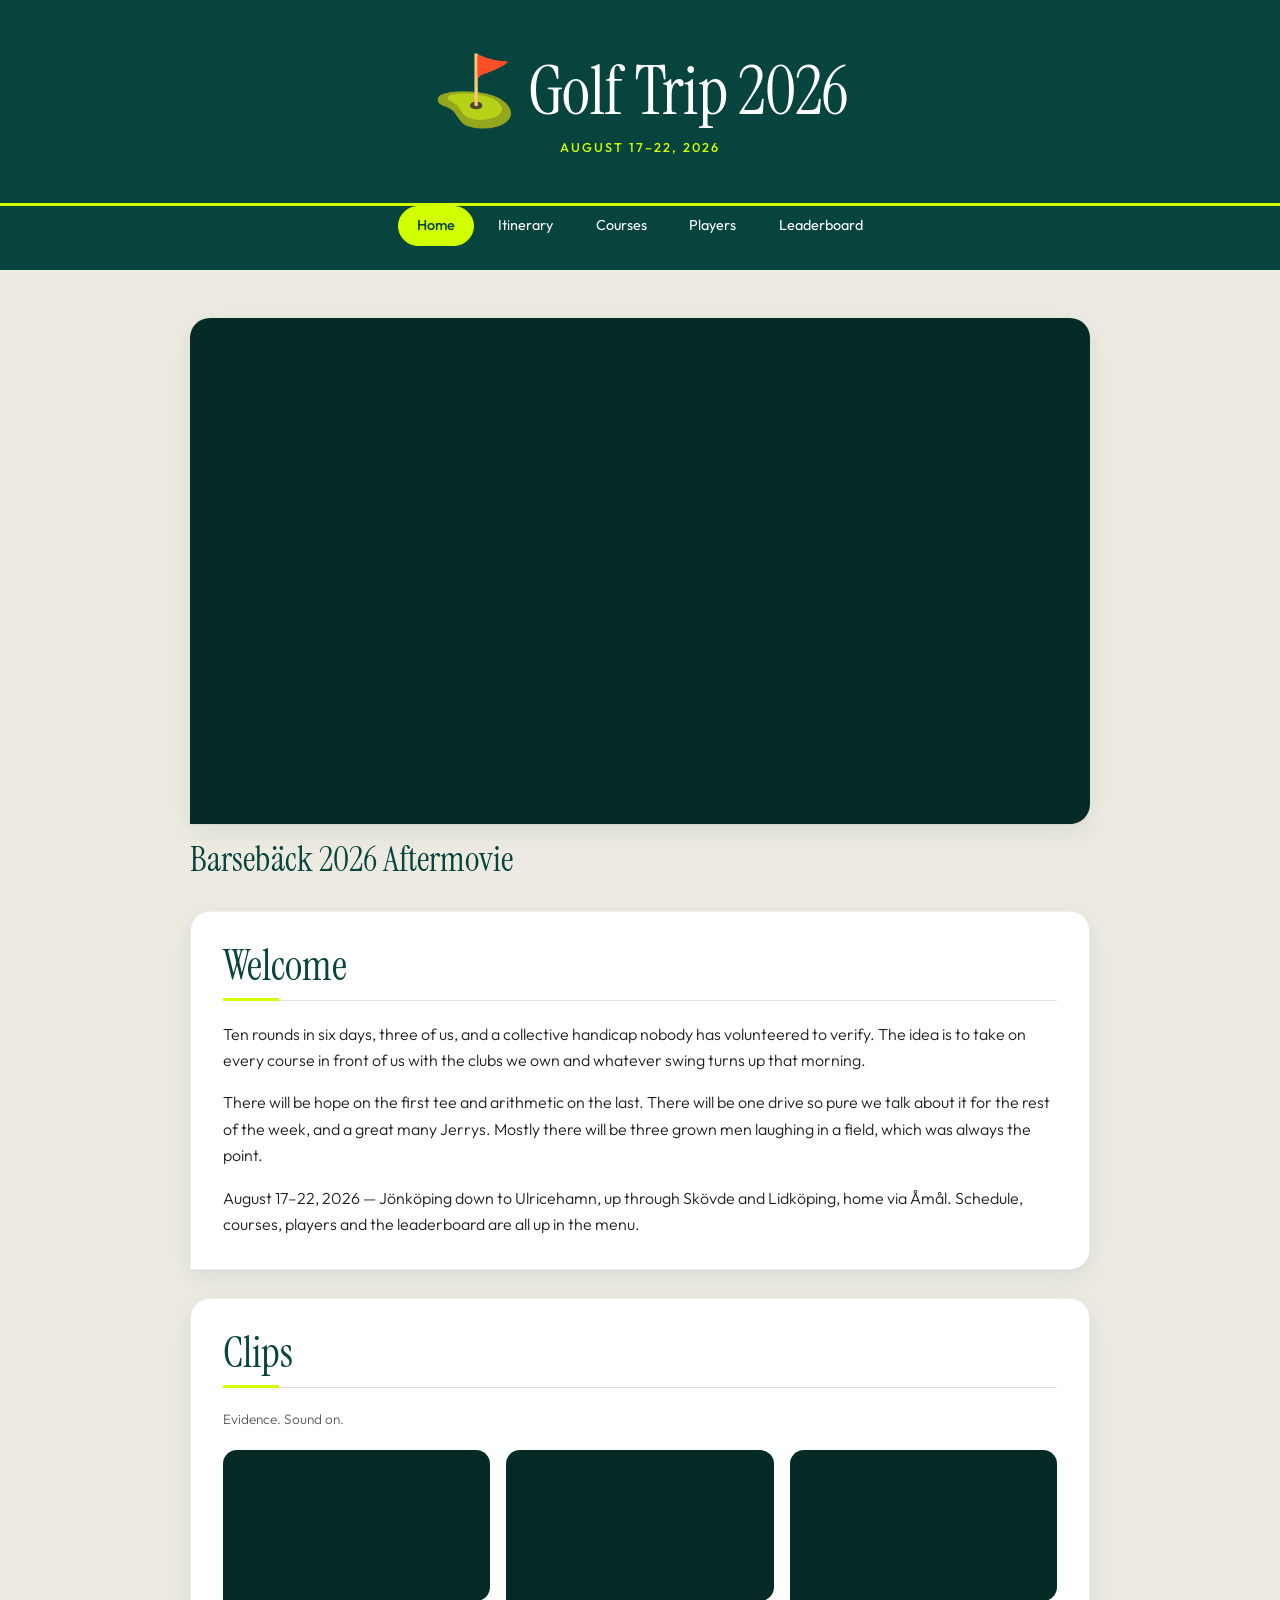
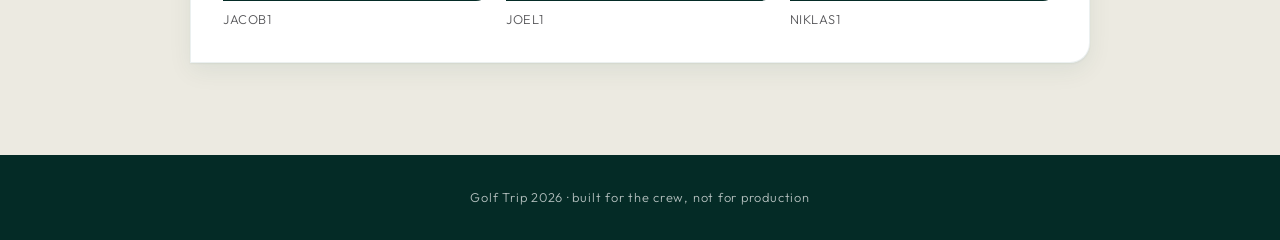
<file: index.html>
<!doctype html>
<html lang="en">
<head>
  <meta charset="UTF-8">
  <meta name="viewport" content="width=device-width, initial-scale=1">
  <title>Golf Trip 2026</title>
  <link rel="stylesheet" href="css/style.css">
</head>
<body>
  <header class="site-header">
    <h1>⛳ Golf Trip 2026</h1>
    <p>August 17–22, 2026</p>
  </header>

  <nav class="main-nav">
    <a href="index.html" class="active">Home</a>
    <a href="itinerary.html">Itinerary</a>
    <a href="courses.html">Courses</a>
    <a href="players.html">Players</a>
    <a href="leaderboard.html">Leaderboard</a>
  </nav>

  <main>
    <figure class="hero" id="hero"></figure>

    <div class="card">
      <h2>Welcome</h2>
      <p>
        Ten rounds in six days, three of us, and a collective handicap nobody has
        volunteered to verify. The idea is to take on every course in front of us with
        the clubs we own and whatever swing turns up that morning.
      </p>
      <p>
        There will be hope on the first tee and arithmetic on the last. There will be
        one drive so pure we talk about it for the rest of the week, and a great many
        Jerrys. Mostly there will be three grown men laughing in a field, which was
        always the point.
      </p>
      <p>
        August 17&ndash;22, 2026 &mdash; Jönköping down to Ulricehamn, up through Skövde
        and Lidköping, home via Åmål. Schedule, courses, players and the leaderboard are
        all up in the menu.
      </p>
    </div>

    <div class="card">
      <h2>Clips</h2>
      <p class="note">Evidence. Sound on.</p>
      <div class="clip-grid" id="clips"></div>
    </div>
  </main>

  <footer>Golf Trip 2026 &middot; built for the crew, not for production</footer>

  <script src="js/main.js"></script>
</body>
</html>
</file>
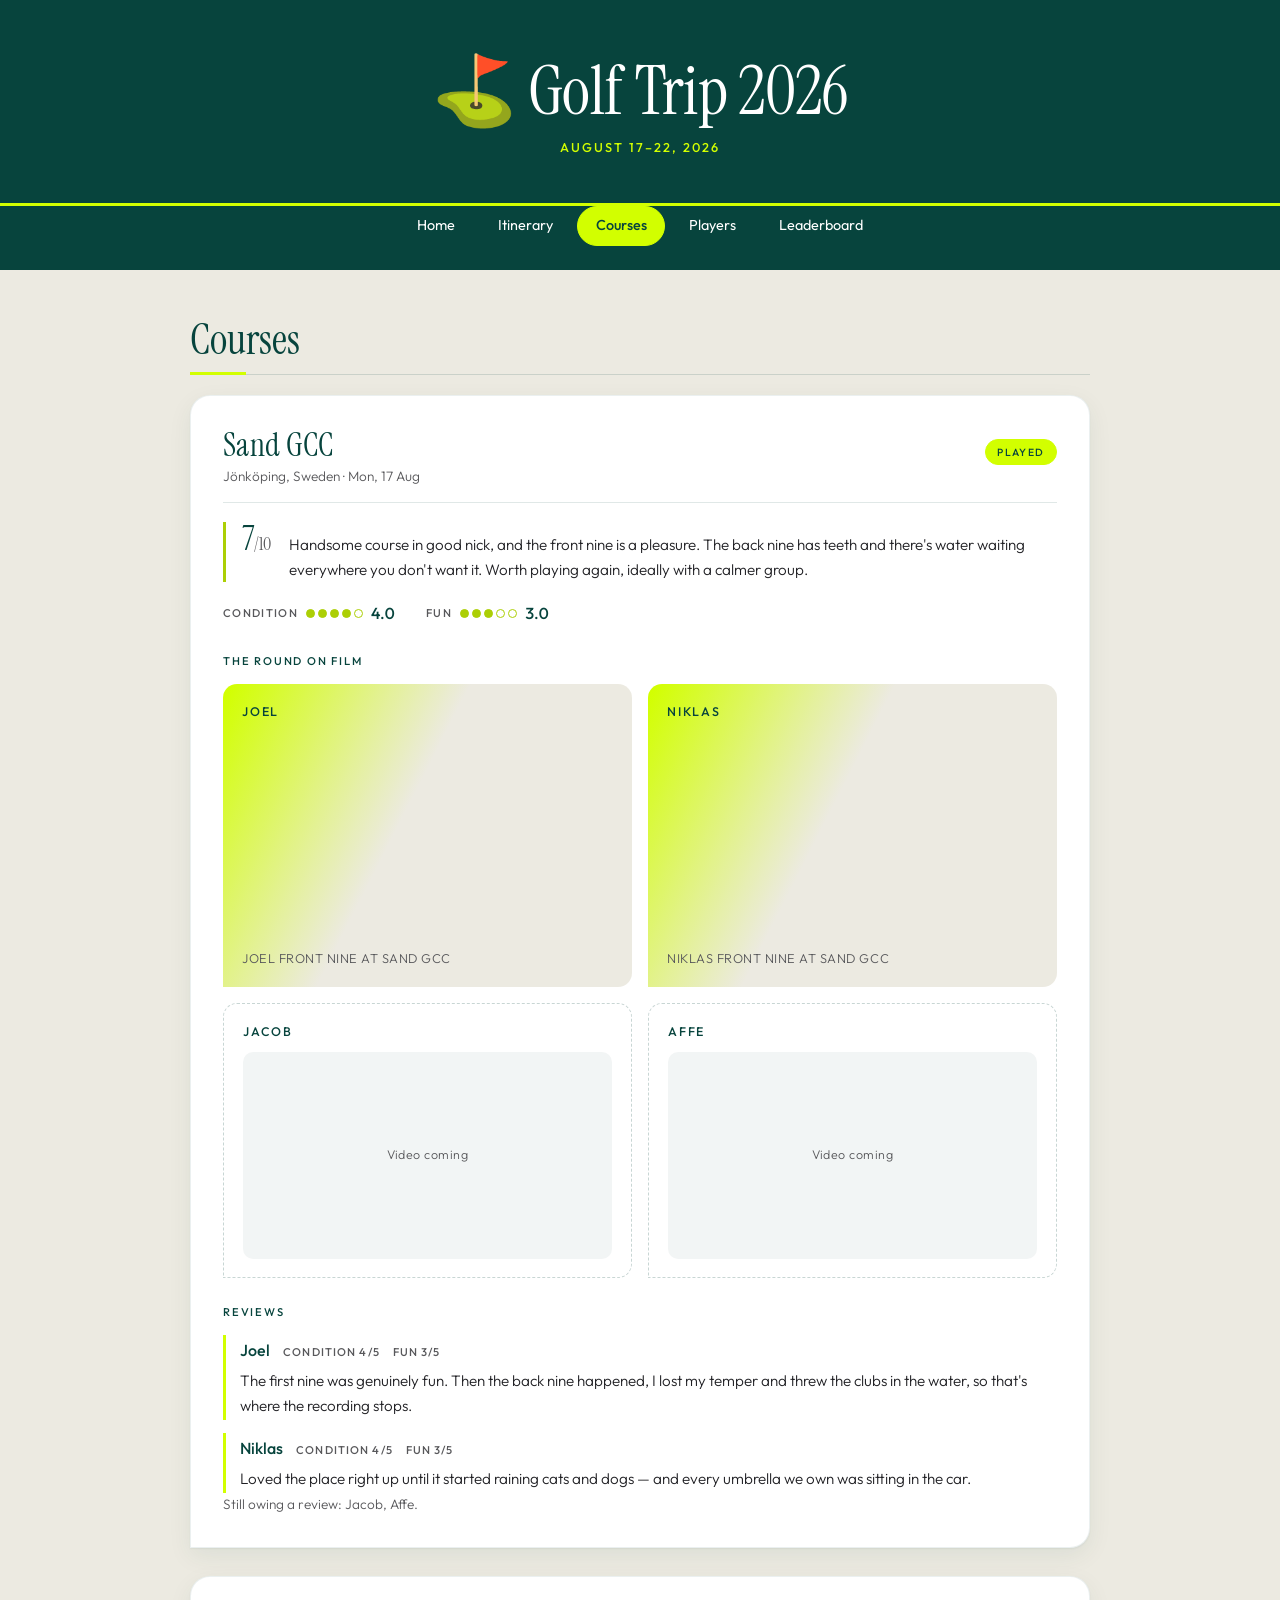
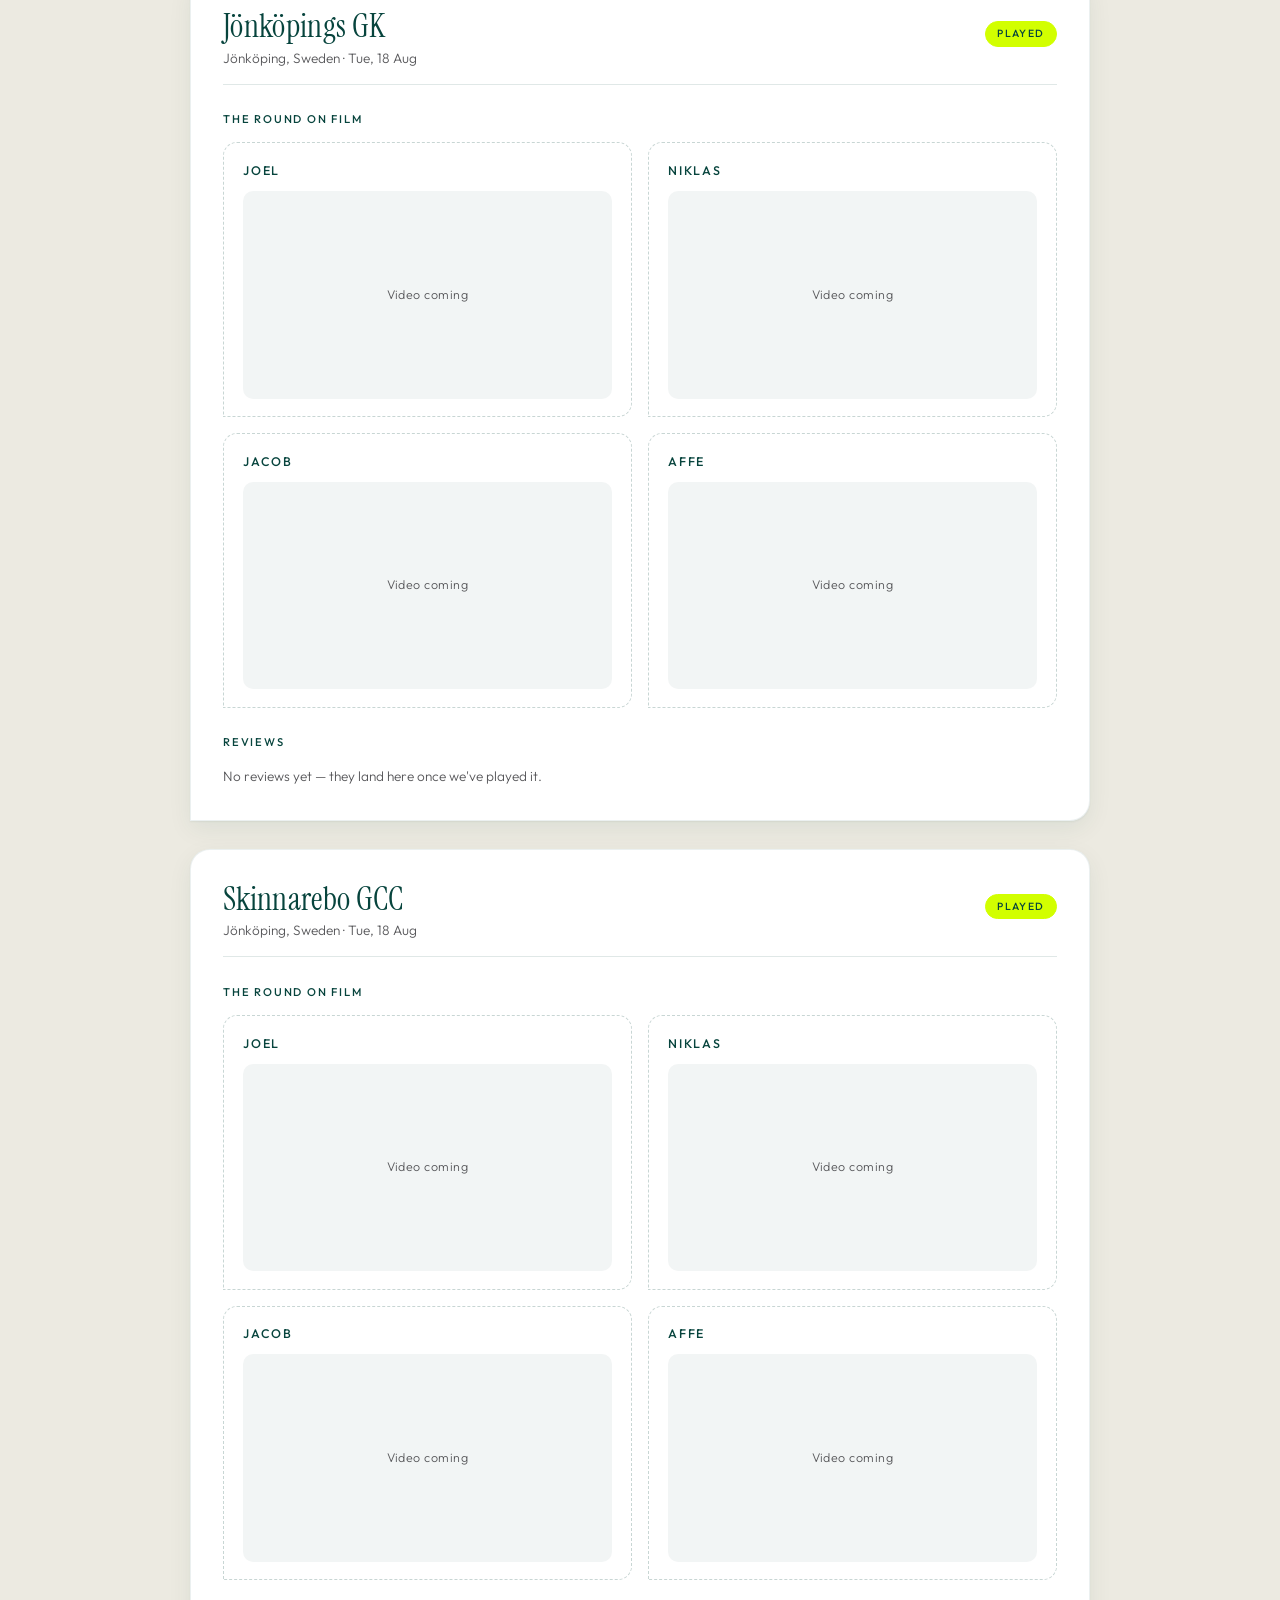
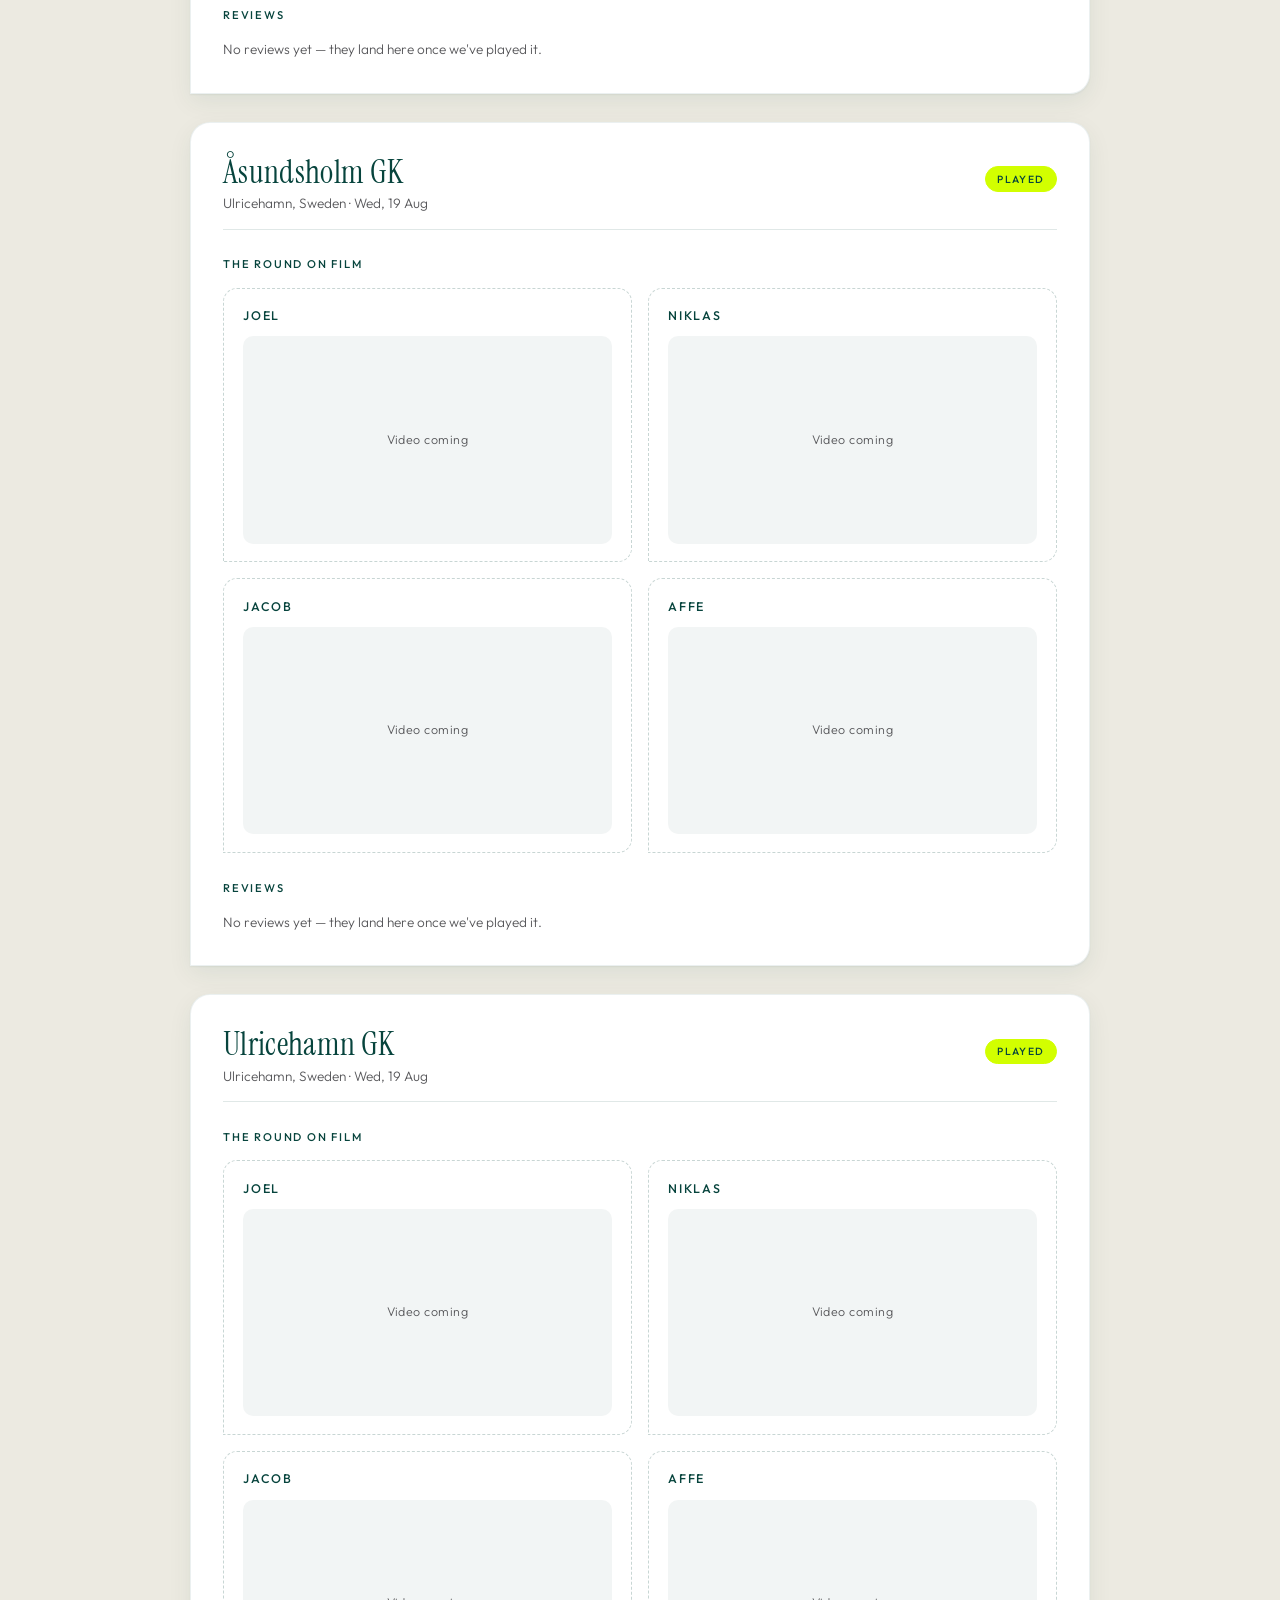
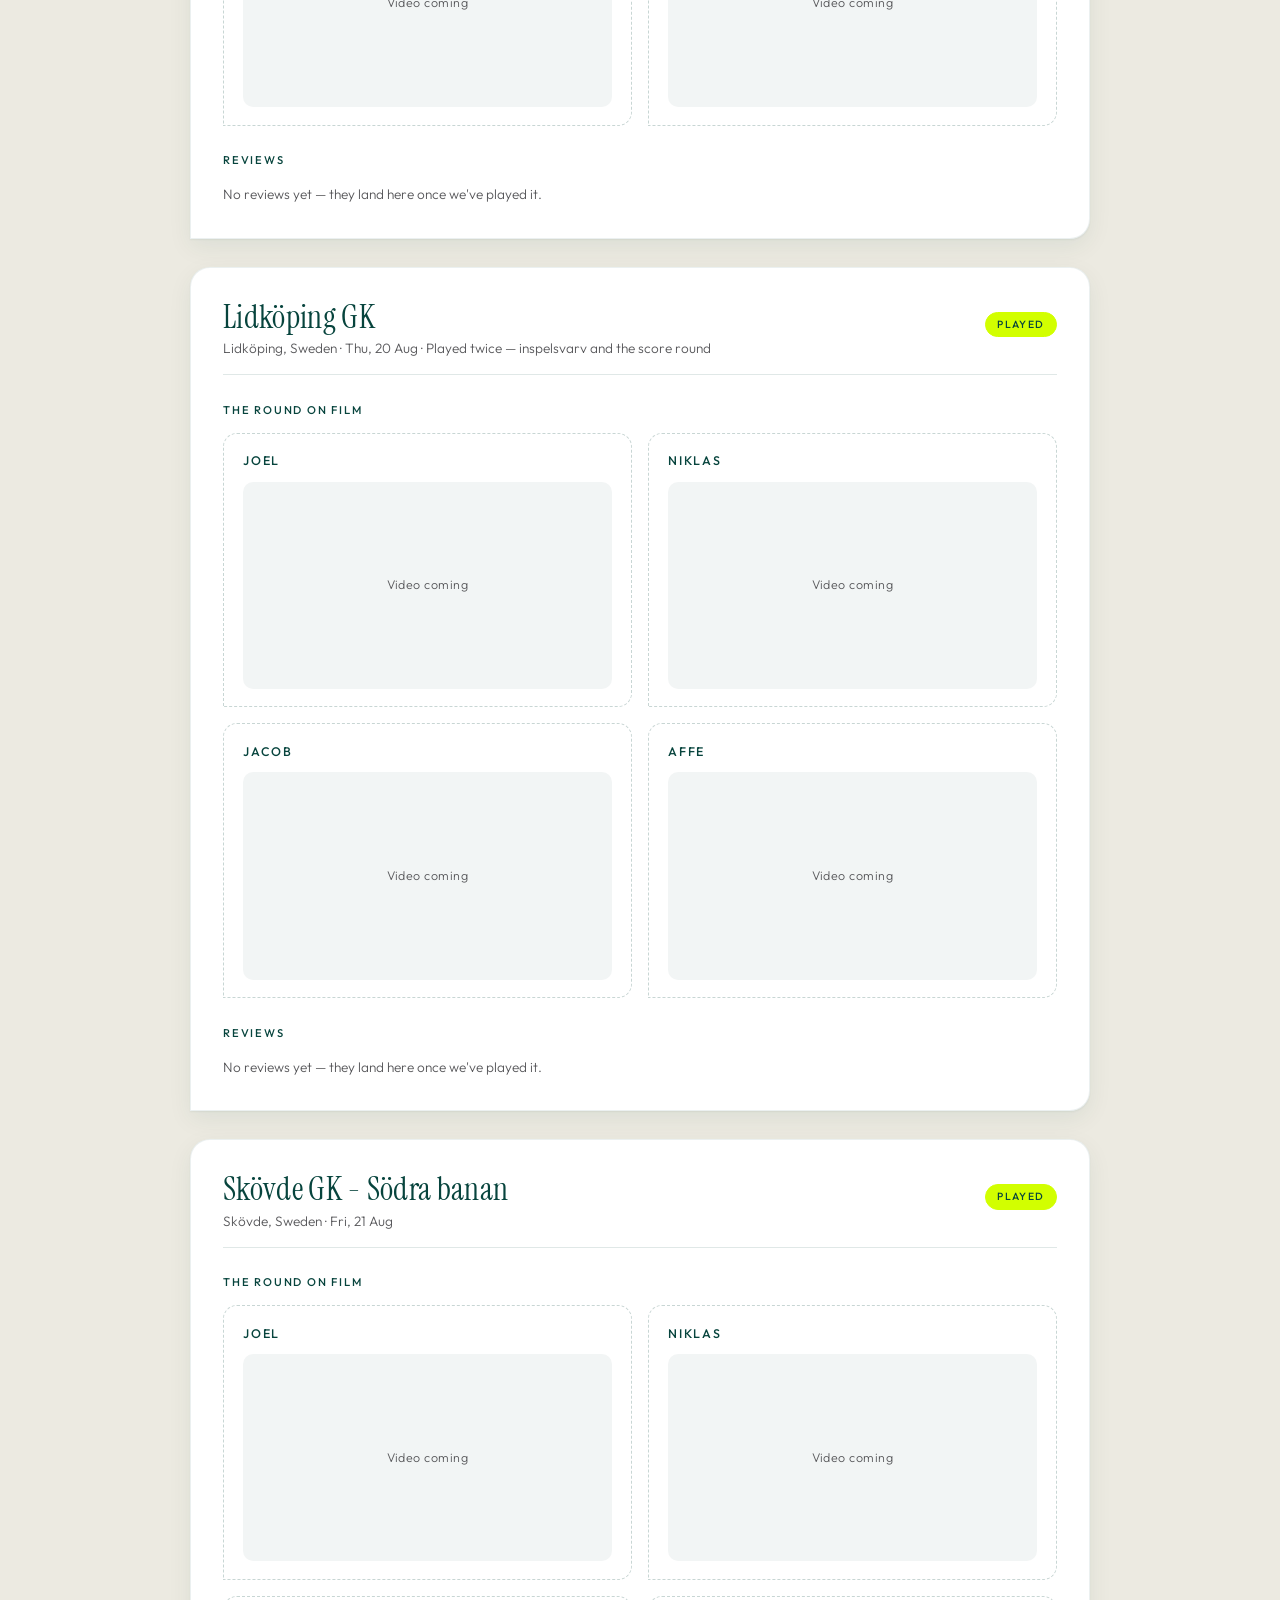
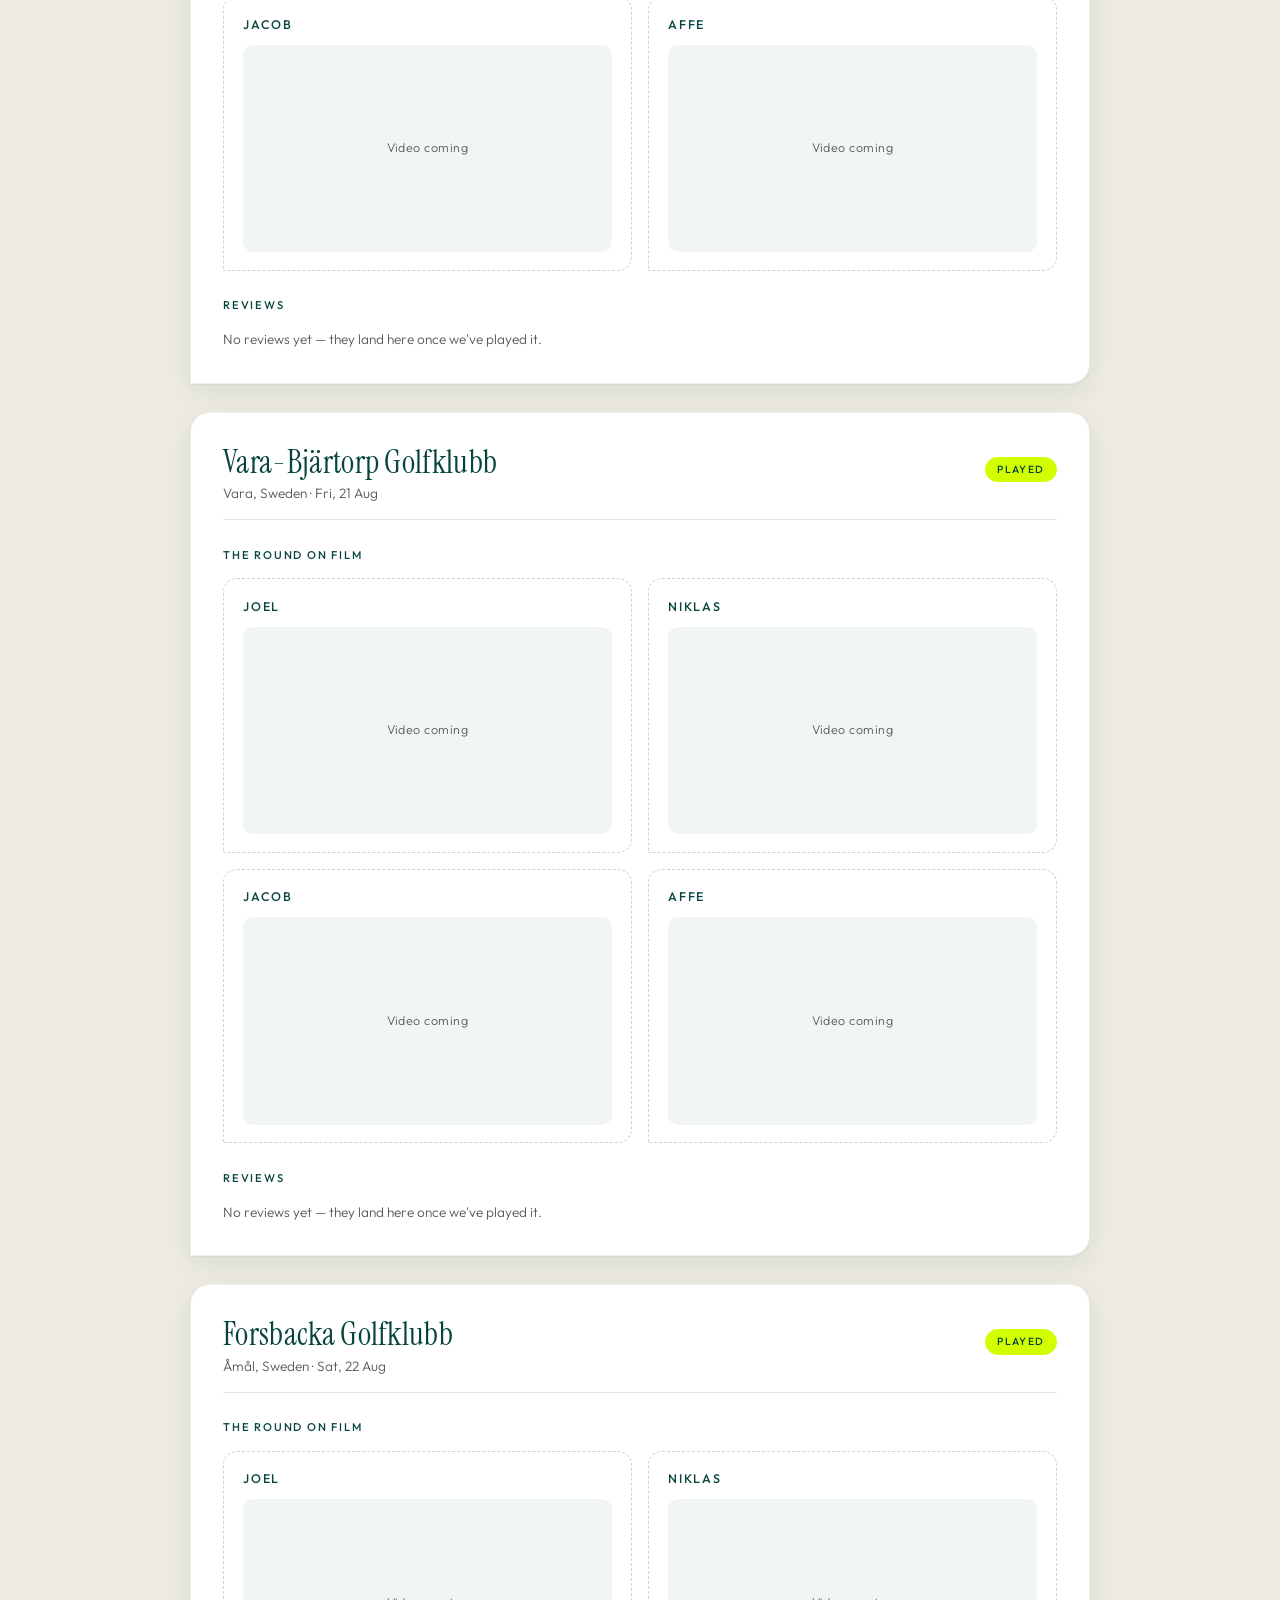
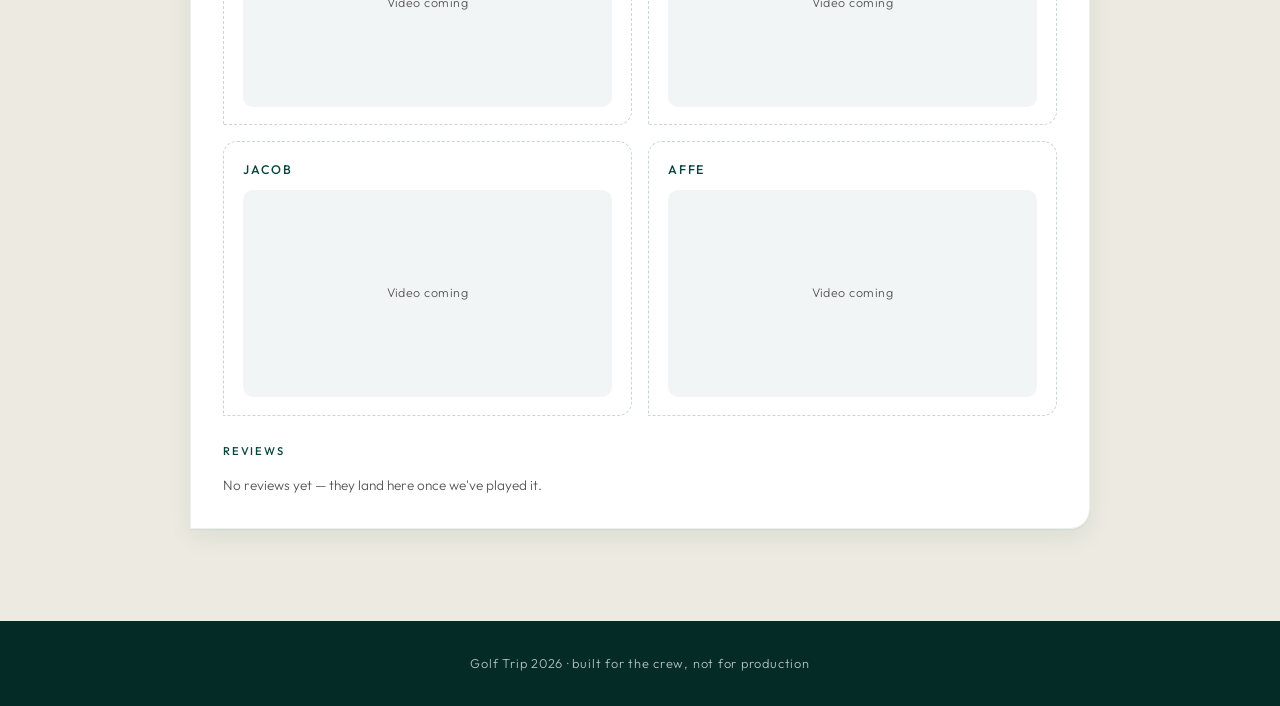
<file: courses.html>
<!doctype html>
<html lang="en">
<head>
  <meta charset="UTF-8">
  <meta name="viewport" content="width=device-width, initial-scale=1">
  <title>Courses — Golf Trip 2026</title>
  <link rel="stylesheet" href="css/style.css">
</head>
<body>
  <header class="site-header">
    <h1>⛳ Golf Trip 2026</h1>
    <p>August 17–22, 2026</p>
  </header>

  <nav class="main-nav">
    <a href="index.html">Home</a>
    <a href="itinerary.html">Itinerary</a>
    <a href="courses.html" class="active">Courses</a>
    <a href="players.html">Players</a>
    <a href="leaderboard.html">Leaderboard</a>
  </nav>

  <main>
    <h2>Courses</h2>
    <div id="courses"></div>
  </main>

  <footer>Golf Trip 2026 &middot; built for the crew, not for production</footer>

  <script src="js/main.js"></script>
</body>
</html>
</file>
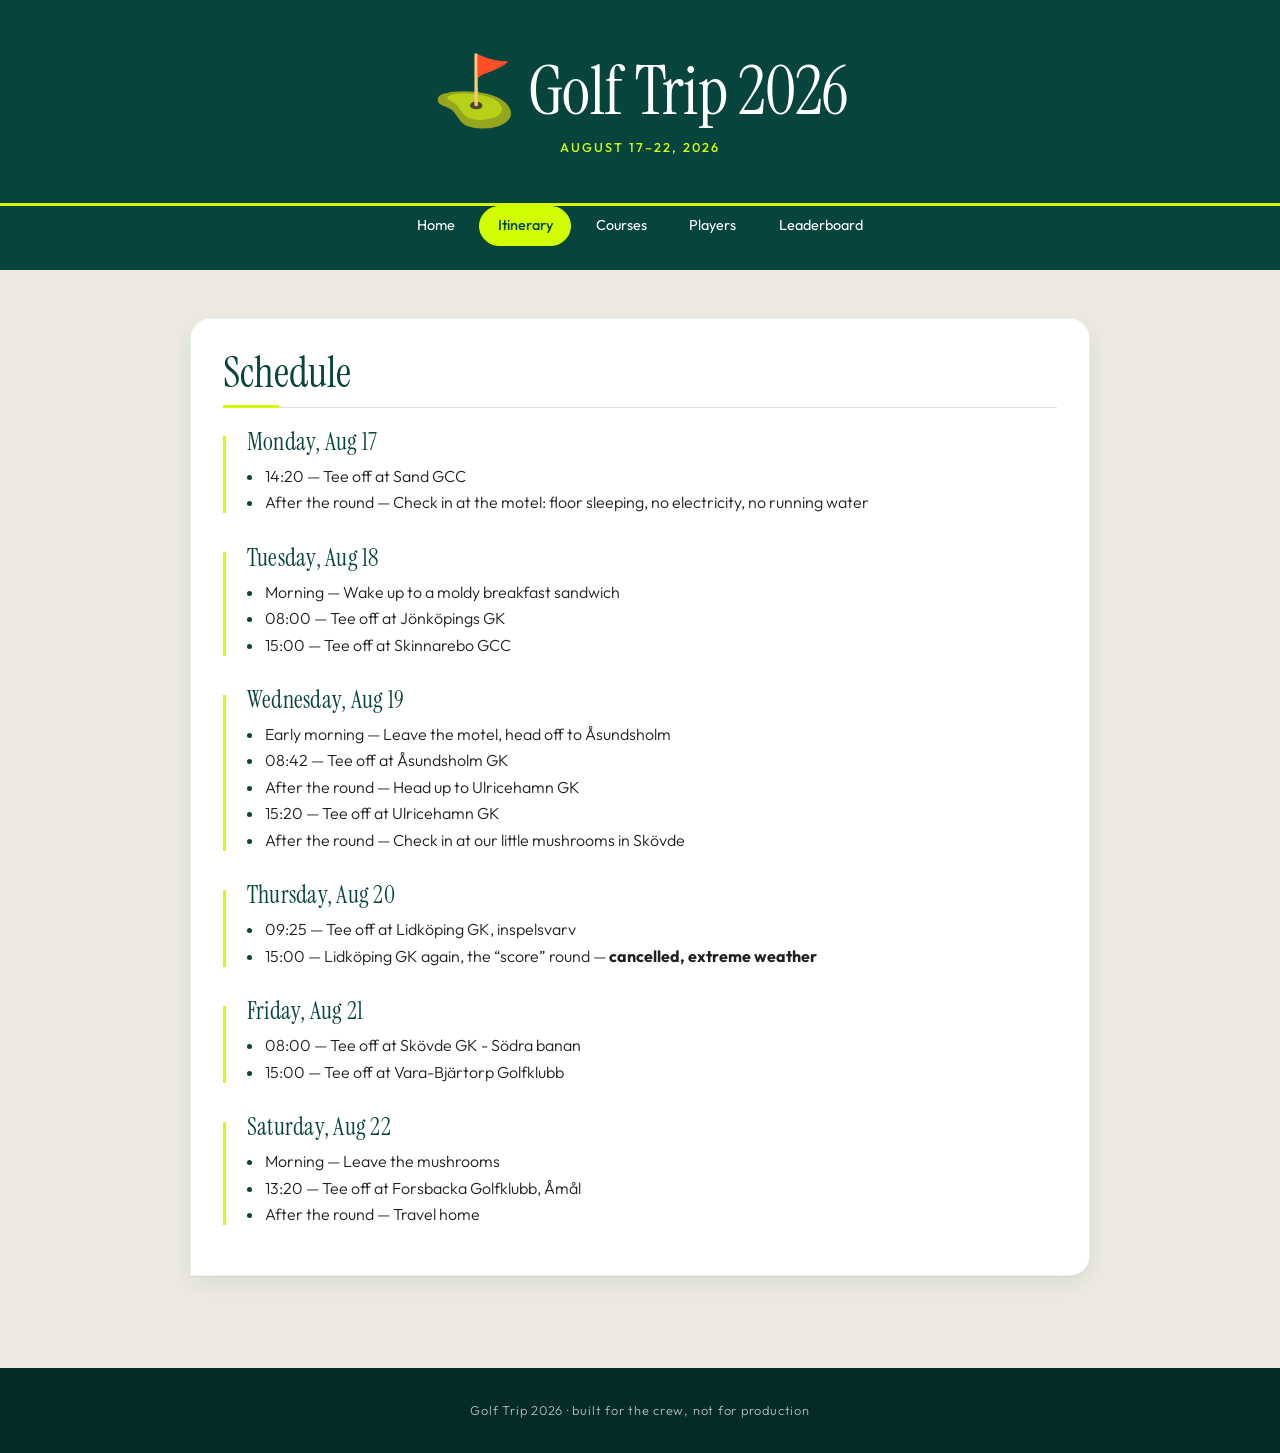
<file: itinerary.html>
<!doctype html>
<html lang="en">
<head>
  <meta charset="UTF-8">
  <meta name="viewport" content="width=device-width, initial-scale=1">
  <title>Itinerary — Golf Trip 2026</title>
  <link rel="stylesheet" href="css/style.css">
</head>
<body>
  <header class="site-header">
    <h1>⛳ Golf Trip 2026</h1>
    <p>August 17–22, 2026</p>
  </header>

  <nav class="main-nav">
    <a href="index.html">Home</a>
    <a href="itinerary.html" class="active">Itinerary</a>
    <a href="courses.html">Courses</a>
    <a href="players.html">Players</a>
    <a href="leaderboard.html">Leaderboard</a>
  </nav>

  <main>
    <div class="card">
      <h2>Schedule</h2>

      <div class="itinerary-day">
        <h3>Monday, Aug 17</h3>
        <ul>
          <li>14:20 — Tee off at Sand GCC</li>
          <li>After the round — Check in at the motel: floor sleeping, no electricity, no running water</li>
        </ul>
      </div>

      <div class="itinerary-day">
        <h3>Tuesday, Aug 18</h3>
        <ul>
          <li>Morning — Wake up to a moldy breakfast sandwich</li>
          <li>08:00 — Tee off at Jönköpings GK</li>
          <li>15:00 — Tee off at Skinnarebo GCC</li>
        </ul>
      </div>

      <div class="itinerary-day">
        <h3>Wednesday, Aug 19</h3>
        <ul>
          <li>Early morning — Leave the motel, head off to Åsundsholm</li>
          <li>08:42 — Tee off at Åsundsholm GK</li>
          <li>After the round — Head up to Ulricehamn GK</li>
          <li>15:20 — Tee off at Ulricehamn GK</li>
          <li>After the round — Check in at our little mushrooms in Skövde</li>
        </ul>
      </div>

      <div class="itinerary-day">
        <h3>Thursday, Aug 20</h3>
        <ul>
          <li>09:25 — Tee off at Lidköping GK, inspelsvarv</li>
          <li>15:00 — Lidköping GK again, the &ldquo;score&rdquo; round — <strong>cancelled, extreme weather</strong></li>
        </ul>
      </div>

      <div class="itinerary-day">
        <h3>Friday, Aug 21</h3>
        <ul>
          <li>08:00 — Tee off at Skövde GK - Södra banan</li>
          <li>15:00 — Tee off at Vara-Bjärtorp Golfklubb</li>
        </ul>
      </div>

      <div class="itinerary-day">
        <h3>Saturday, Aug 22</h3>
        <ul>
          <li>Morning — Leave the mushrooms</li>
          <li>13:20 — Tee off at Forsbacka Golfklubb, Åmål</li>
          <li>After the round — Travel home</li>
        </ul>
      </div>

    </div>
  </main>

  <footer>Golf Trip 2026 &middot; built for the crew, not for production</footer>
</body>
</html>
</file>
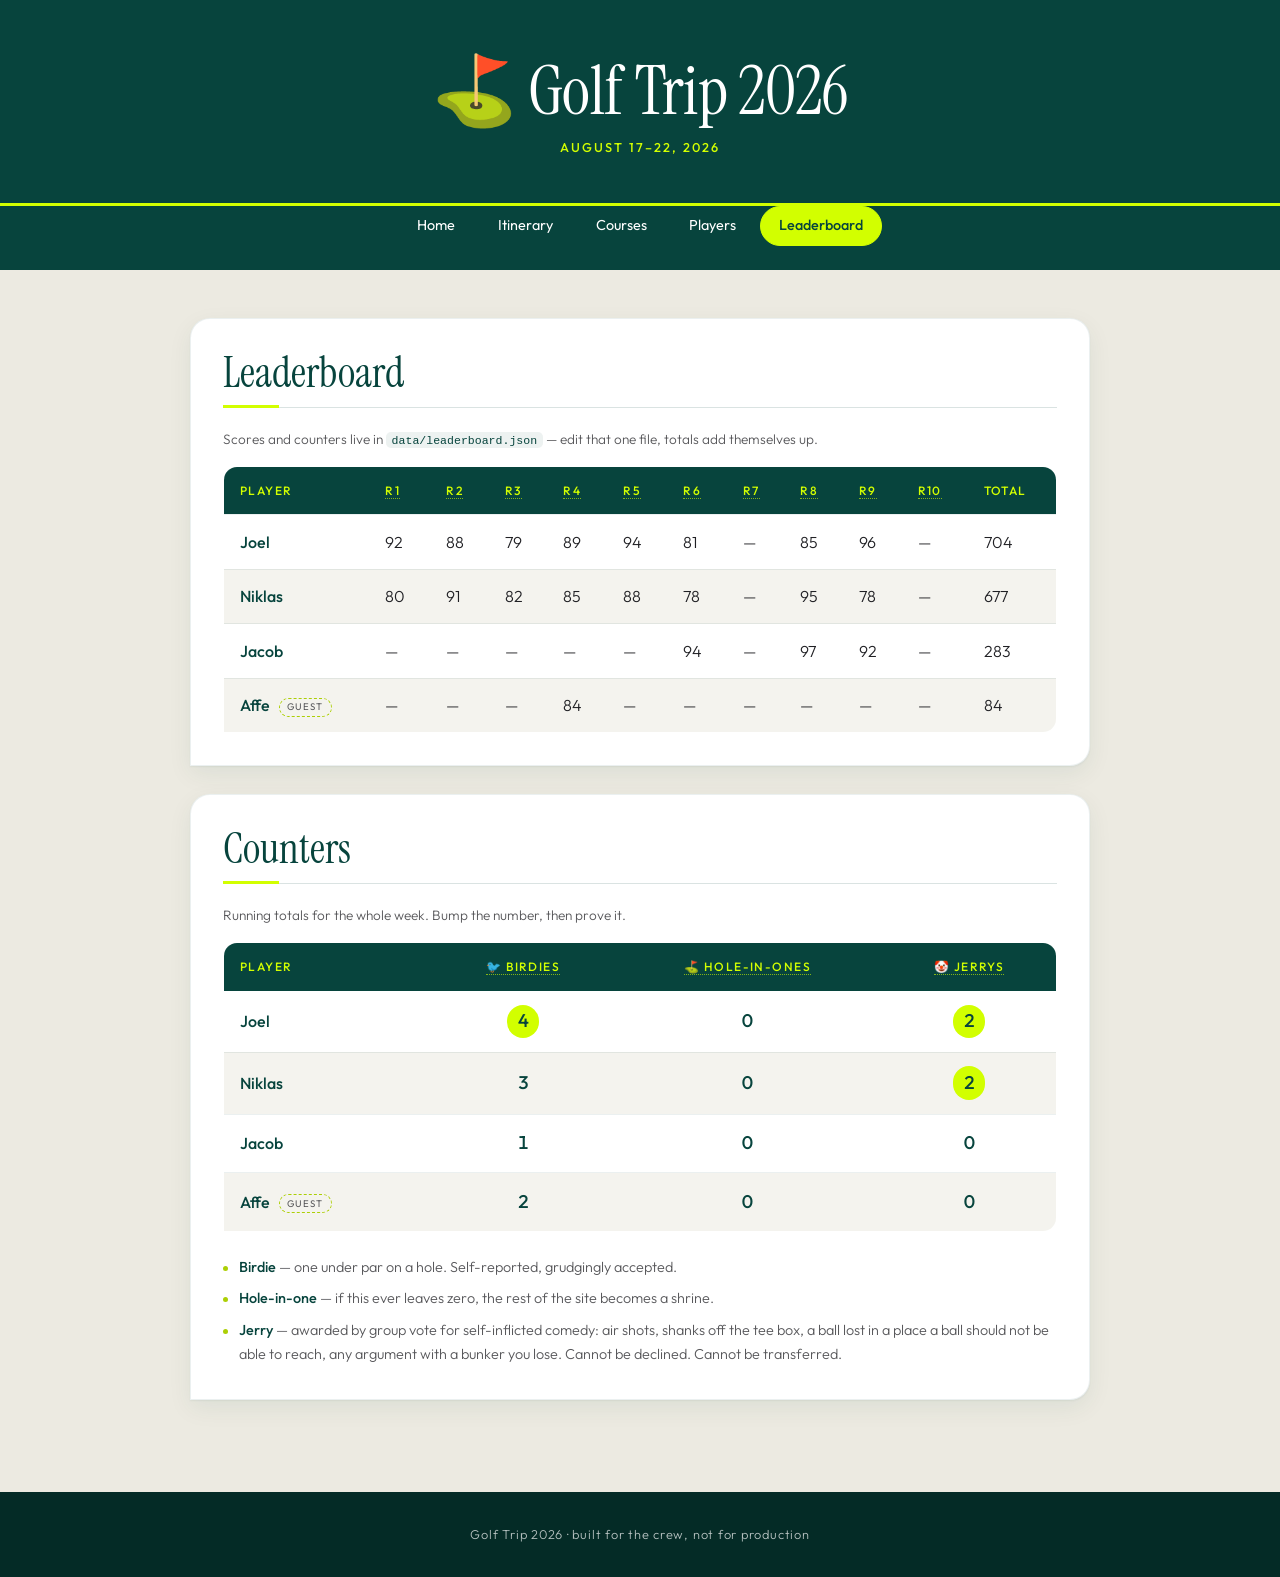
<file: leaderboard.html>
<!doctype html>
<html lang="en">
<head>
  <meta charset="UTF-8">
  <meta name="viewport" content="width=device-width, initial-scale=1">
  <title>Leaderboard — Golf Trip 2026</title>
  <link rel="stylesheet" href="css/style.css">
</head>
<body>
  <header class="site-header">
    <h1>⛳ Golf Trip 2026</h1>
    <p>August 17–22, 2026</p>
  </header>

  <nav class="main-nav">
    <a href="index.html">Home</a>
    <a href="itinerary.html">Itinerary</a>
    <a href="courses.html">Courses</a>
    <a href="players.html">Players</a>
    <a href="leaderboard.html" class="active">Leaderboard</a>
  </nav>

  <main>
    <div class="card">
      <h2>Leaderboard</h2>
      <p class="note">
        Scores and counters live in <code>data/leaderboard.json</code> — edit that one file,
        totals add themselves up.
      </p>
      <div class="table-scroll" id="scores"></div>
    </div>

    <div class="card">
      <h2>Counters</h2>
      <p class="note">Running totals for the whole week. Bump the number, then prove it.</p>
      <div class="table-scroll" id="counters"></div>
      <ul class="legend">
        <li><strong>Birdie</strong> — one under par on a hole. Self-reported, grudgingly accepted.</li>
        <li><strong>Hole-in-one</strong> — if this ever leaves zero, the rest of the site becomes a shrine.</li>
        <li>
          <strong>Jerry</strong> — awarded by group vote for self-inflicted comedy: air shots,
          shanks off the tee box, a ball lost in a place a ball should not be able to reach,
          any argument with a bunker you lose. Cannot be declined. Cannot be transferred.
        </li>
      </ul>
    </div>
  </main>

  <footer>Golf Trip 2026 &middot; built for the crew, not for production</footer>

  <script src="js/main.js"></script>
</body>
</html>
</file>
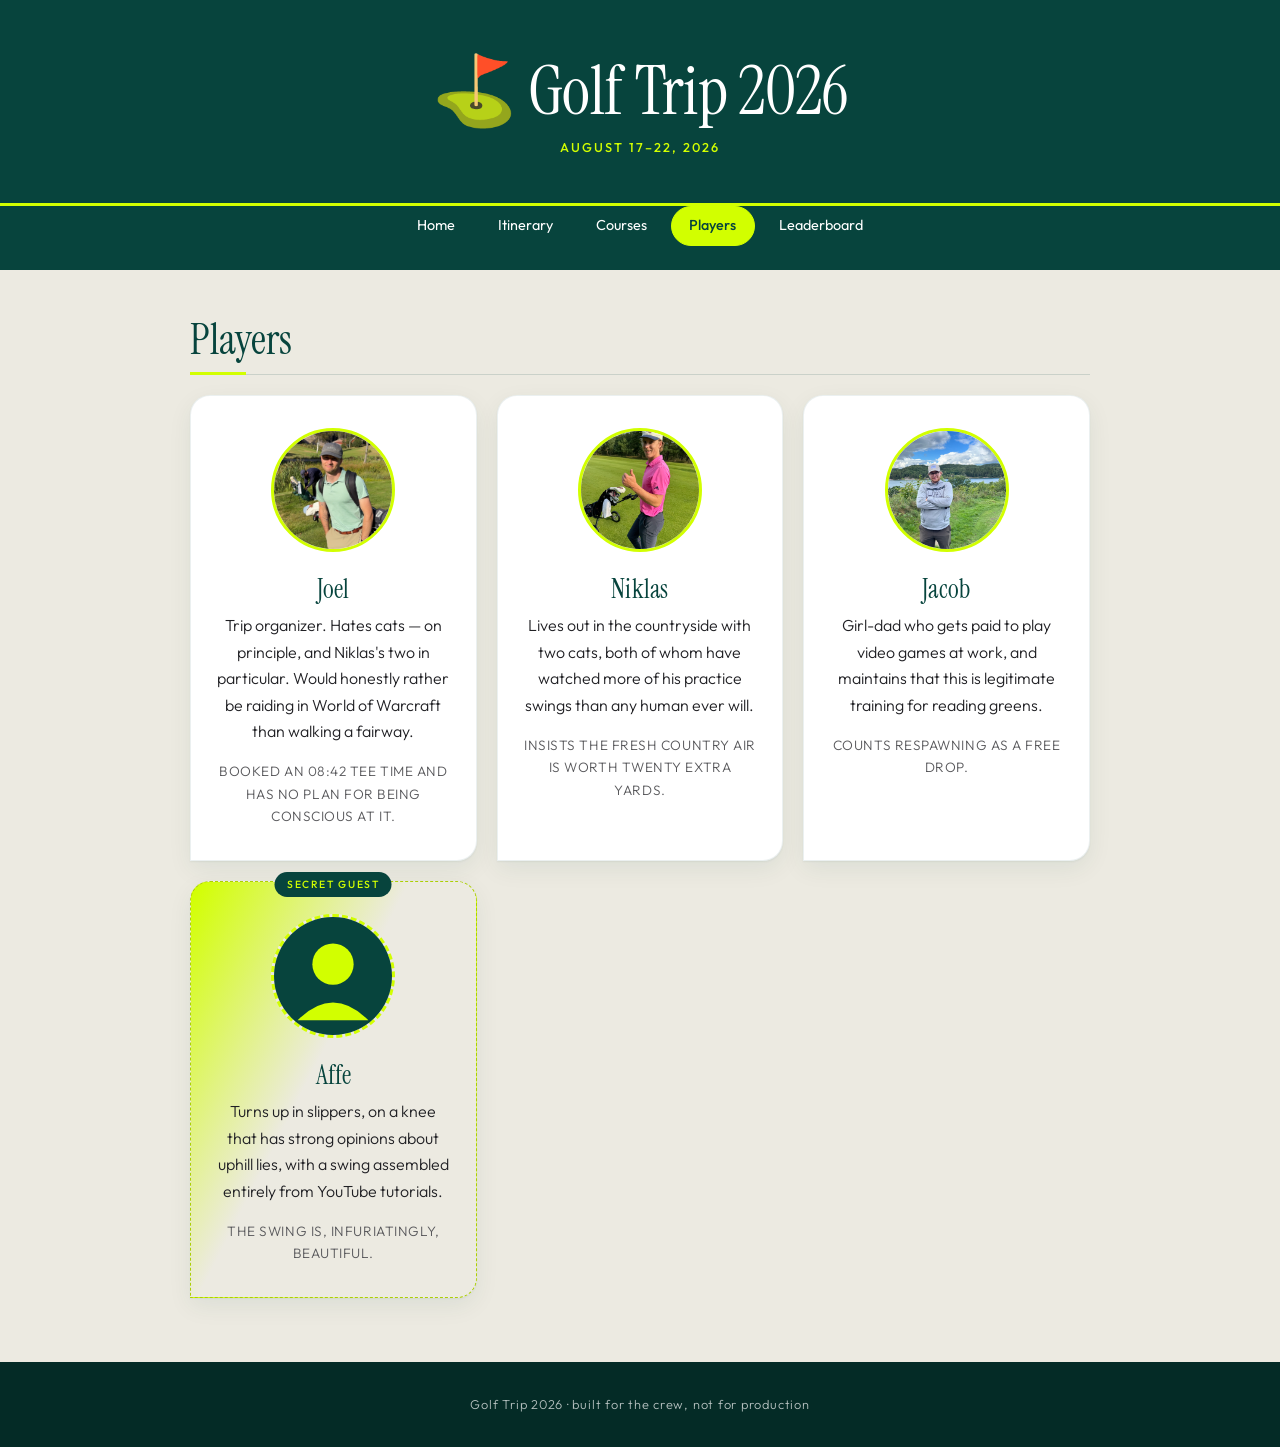
<file: players.html>
<!doctype html>
<html lang="en">
<head>
  <meta charset="UTF-8">
  <meta name="viewport" content="width=device-width, initial-scale=1">
  <title>Players — Golf Trip 2026</title>
  <link rel="stylesheet" href="css/style.css">
</head>
<body>
  <header class="site-header">
    <h1>⛳ Golf Trip 2026</h1>
    <p>August 17–22, 2026</p>
  </header>

  <nav class="main-nav">
    <a href="index.html">Home</a>
    <a href="itinerary.html">Itinerary</a>
    <a href="courses.html">Courses</a>
    <a href="players.html" class="active">Players</a>
    <a href="leaderboard.html">Leaderboard</a>
  </nav>

  <main>
    <h2>Players</h2>
    <div id="players" class="card-grid"></div>
  </main>

  <footer>Golf Trip 2026 &middot; built for the crew, not for production</footer>

  <script src="js/main.js"></script>
</body>
</html>
</file>
<file: css/style.css>
@import url("https://fonts.googleapis.com/css2?family=Instrument+Serif:ital@0;1&family=Outfit:wght@300;400;500&display=swap");

:root {
  /* Palette borrowed from hagstromska.se */
  --deep: #07443d;
  --deep-900: #042b26;
  --lime: #d2ff00;
  --lime-dark: #accf05;
  --sand: #eceae1;
  --ink: #202024;
  --muted: #58585b;
  --white: #ffffff;
  --focus: #00fdff;

  --wash: linear-gradient(117deg, #d2ff00 1%, #eceae1 44%);

  --serif: "Instrument Serif", Georgia, "Times New Roman", serif;
  --sans: "Outfit", -apple-system, BlinkMacSystemFont, "Segoe UI", Roboto, sans-serif;

  --shadow: 0 1px 2px rgba(7, 68, 61, 0.06), 0 8px 24px rgba(7, 68, 61, 0.07);
  --radius: 20px;
}

* {
  box-sizing: border-box;
}

body {
  margin: 0;
  font-family: var(--sans);
  font-weight: 300;
  background: var(--sand);
  color: var(--ink);
  line-height: 1.65;
  -webkit-font-smoothing: antialiased;
}

:focus-visible {
  outline: 3px solid var(--focus);
  outline-offset: 2px;
}

/* ---------- Header ---------- */

header.site-header {
  position: relative;
  background: var(--deep);
  color: var(--white);
  padding: 3.5rem 1.25rem 3rem;
  text-align: center;
  overflow: hidden;
}

header.site-header::after {
  content: "";
  position: absolute;
  left: 0;
  right: 0;
  bottom: 0;
  height: 3px;
  background: var(--lime);
}

header.site-header h1 {
  font-family: var(--serif);
  font-weight: 400;
  font-size: clamp(2.4rem, 7vw, 4.25rem);
  line-height: 1.05;
  letter-spacing: -0.01em;
  margin: 0 0 0.6rem;
}

header.site-header p {
  margin: 0;
  color: var(--lime);
  font-size: 0.8rem;
  font-weight: 500;
  letter-spacing: 0.16em;
  text-transform: uppercase;
}

/* ---------- Nav ---------- */

nav.main-nav {
  display: flex;
  flex-wrap: wrap;
  justify-content: center;
  gap: 0.35rem;
  background: var(--deep);
  padding: 0 0.75rem 1.5rem;
}

nav.main-nav a {
  color: var(--white);
  text-decoration: none;
  font-size: 0.9rem;
  font-weight: 400;
  padding: 0.45rem 1.1rem;
  border: 1px solid transparent;
  border-radius: 999px;
  transition: background 0.18s ease, color 0.18s ease, border-color 0.18s ease;
}

nav.main-nav a:hover {
  border-color: var(--lime);
  color: var(--lime);
}

nav.main-nav a.active {
  background: var(--lime);
  border-color: var(--lime);
  color: var(--deep);
  font-weight: 500;
}

nav.main-nav a.active:hover {
  background: var(--lime-dark);
  border-color: var(--lime-dark);
  color: var(--deep);
}

/* ---------- Layout ---------- */

main {
  max-width: 940px;
  margin: 0 auto;
  padding: 3rem 1.25rem 4rem;
}

h2 {
  font-family: var(--serif);
  font-weight: 400;
  font-size: clamp(1.9rem, 4vw, 2.6rem);
  line-height: 1.1;
  color: var(--deep);
  margin: 0 0 1.25rem;
  padding-bottom: 0.6rem;
  border-bottom: 1px solid rgba(7, 68, 61, 0.15);
  position: relative;
}

h2::after {
  content: "";
  position: absolute;
  left: 0;
  bottom: -1px;
  width: 3.5rem;
  height: 3px;
  background: var(--lime);
}

h3 {
  font-family: var(--sans);
  font-weight: 500;
  font-size: 1.1rem;
  letter-spacing: 0.01em;
}

p {
  margin: 0 0 1rem;
}

p:last-child {
  margin-bottom: 0;
}

a {
  color: var(--deep);
  text-decoration-color: var(--lime-dark);
  text-underline-offset: 3px;
}

.note {
  color: var(--muted);
  font-size: 0.85rem;
}

code {
  font-size: 0.85em;
  padding: 0.1rem 0.35rem;
  border-radius: 5px;
  background: rgba(7, 68, 61, 0.07);
  color: var(--deep);
}

/* ---------- Hero ---------- */

.hero {
  margin: 0 0 2rem;
}

/* The rounding and shadow sit on the media itself so a caption can live
   outside the frame. Works for either a video embed or a still image. */
.hero .video-embed,
.hero img {
  border-radius: var(--radius) var(--radius) var(--radius) 0;
  box-shadow: var(--shadow);
  background: var(--deep-900);
}

.hero .video-embed {
  margin-top: 0;
}

.hero img {
  display: block;
  width: 100%;
  height: clamp(260px, 46vw, 460px);
  object-fit: cover;
  object-position: center 62%;
}

.hero figcaption {
  font-family: var(--serif);
  font-weight: 400;
  font-size: clamp(1.5rem, 3.6vw, 2.2rem);
  line-height: 1.15;
  color: var(--deep);
  margin-top: 0.9rem;
}

/* ---------- Clips ---------- */

.clip-grid {
  display: grid;
  grid-template-columns: repeat(auto-fit, minmax(220px, 1fr));
  gap: 1rem;
  margin-top: 1.25rem;
  align-items: start;
}

.clip {
  margin: 0;
}

/* Local files are portrait phone clips; YouTube embeds letterbox to 16:9. */
.clip video {
  width: 100%;
  aspect-ratio: 9 / 16;
  display: block;
  border-radius: 14px 14px 14px 0;
  background: var(--deep-900);
  object-fit: cover;
}

.clip .video-embed {
  margin-top: 0;
  border-radius: 14px 14px 14px 0;
  background: var(--deep-900);
}

.clip figcaption {
  margin-top: 0.5rem;
  color: var(--muted);
  font-size: 0.8rem;
  letter-spacing: 0.04em;
  text-transform: uppercase;
}

/* ---------- Cards ---------- */

.card {
  background: var(--white);
  border: 1px solid rgba(7, 68, 61, 0.08);
  border-radius: var(--radius) var(--radius) var(--radius) 0;
  box-shadow: var(--shadow);
  padding: 2rem;
  margin-bottom: 1.75rem;
}

.card-grid {
  display: grid;
  grid-template-columns: repeat(auto-fill, minmax(250px, 1fr));
  gap: 1.25rem;
}

.card-grid .card {
  margin-bottom: 0;
}

.player-card {
  text-align: center;
  padding: 2rem 1.5rem;
}

.player-card img {
  width: 124px;
  height: 124px;
  object-fit: cover;
  border-radius: 50%;
  margin-bottom: 1rem;
  border: 3px solid var(--lime);
  background: var(--sand);
}

.player-card h3 {
  font-family: var(--serif);
  font-weight: 400;
  font-size: 1.6rem;
  line-height: 1.15;
  color: var(--deep);
  margin: 0 0 0.5rem;
}

.player-card.guest {
  position: relative;
  border: 1px dashed var(--lime-dark);
  background: var(--wash);
}

.player-card.guest img {
  border-style: dashed;
}

.guest-badge {
  position: absolute;
  top: -0.6rem;
  left: 50%;
  transform: translateX(-50%);
  white-space: nowrap;
  background: var(--deep);
  color: var(--lime);
  font-size: 0.65rem;
  font-weight: 500;
  letter-spacing: 0.16em;
  text-transform: uppercase;
  padding: 0.25rem 0.75rem;
  border-radius: 999px;
}

.player-card .quirk {
  color: var(--muted);
  font-size: 0.85rem;
  letter-spacing: 0.04em;
  text-transform: uppercase;
  margin-top: 0.75rem;
}

/* ---------- Courses ---------- */

.course-photo {
  width: 100%;
  border-radius: 14px 14px 14px 0;
  margin-bottom: 1.25rem;
  background: var(--sand);
}

.course-head {
  display: flex;
  flex-wrap: wrap;
  align-items: baseline;
  justify-content: space-between;
  gap: 0.5rem 1rem;
  padding-bottom: 0.9rem;
  border-bottom: 1px solid rgba(7, 68, 61, 0.12);
}

.course-name {
  font-family: var(--serif);
  font-weight: 400;
  font-size: clamp(1.5rem, 3vw, 2rem);
  line-height: 1.1;
  color: var(--deep);
  margin: 0 0 0.15rem;
}

.course-meta {
  color: var(--muted);
  font-size: 0.85rem;
  margin: 0;
}

.course-status {
  flex-shrink: 0;
  padding: 0.2rem 0.7rem;
  border: 1px solid rgba(7, 68, 61, 0.2);
  border-radius: 999px;
  color: var(--muted);
  font-size: 0.65rem;
  font-weight: 500;
  letter-spacing: 0.14em;
  text-transform: uppercase;
}

.course-status.played {
  background: var(--lime);
  border-color: var(--lime);
  color: var(--deep);
}

.course-status.today {
  background: var(--deep);
  border-color: var(--deep);
  color: var(--lime);
}

/* ---------- Course verdict ---------- */

.course-verdict {
  display: flex;
  align-items: baseline;
  flex-wrap: wrap;
  gap: 0.4rem 1.1rem;
  margin-top: 1.2rem;
  padding-left: 1rem;
  border-left: 3px solid var(--lime-dark);
}

.verdict-score {
  font-family: var(--serif);
  font-size: 2.1rem;
  line-height: 1;
  color: var(--deep);
  font-variant-numeric: tabular-nums;
}

.verdict-max {
  font-size: 1.1rem;
  color: var(--muted);
}

.course-verdict p {
  flex: 1 1 16rem;
  font-size: 0.95rem;
  margin: 0;
}

/* ---------- Course ratings ---------- */

.course-ratings {
  display: flex;
  flex-wrap: wrap;
  gap: 0.6rem 2rem;
  margin-top: 1.1rem;
}

.rating {
  display: flex;
  align-items: center;
  gap: 0.5rem;
}

.rating-label {
  color: var(--muted);
  font-size: 0.7rem;
  font-weight: 500;
  letter-spacing: 0.12em;
  text-transform: uppercase;
}

.rating-value {
  font-weight: 500;
  color: var(--deep);
  font-variant-numeric: tabular-nums;
}

.dots {
  display: inline-flex;
  gap: 3px;
}

.dot {
  width: 9px;
  height: 9px;
  border-radius: 50%;
  border: 1px solid var(--lime-dark);
}

.dot.on {
  background: var(--lime-dark);
}

/* ---------- Course sections ---------- */

.course-section {
  margin-top: 1.6rem;
}

.section-label {
  font-family: var(--sans);
  font-weight: 500;
  font-size: 0.7rem;
  letter-spacing: 0.16em;
  text-transform: uppercase;
  color: var(--deep);
  margin: 0 0 0.85rem;
}

/* One full-round video per player, so the tiles are wider than clip tiles were. */
.round-video-list {
  display: grid;
  grid-template-columns: repeat(auto-fill, minmax(280px, 1fr));
  gap: 1rem;
}

.round-video {
  background: var(--wash);
  border-radius: 14px 14px 14px 0;
  padding: 1.1rem 1.2rem;
  margin: 0; /* figure carries a default margin the grid doesn't want */
}

.round-video .video-embed {
  margin-top: 0;
}

.round-video figcaption {
  margin-top: 0.5rem;
  color: var(--muted);
  font-size: 0.8rem;
  letter-spacing: 0.04em;
  text-transform: uppercase;
}

.round-video.placeholder {
  background: none;
  border: 1px dashed rgba(7, 68, 61, 0.22);
}

.round-video h4 {
  font-family: var(--sans);
  font-weight: 500;
  font-size: 0.78rem;
  letter-spacing: 0.14em;
  text-transform: uppercase;
  color: var(--deep);
  margin: 0 0 0.6rem;
}

.round-video p {
  font-size: 0.95rem;
  margin: 0.7rem 0 0;
}

.round-video-empty {
  display: grid;
  place-items: center;
  aspect-ratio: 16 / 9;
  border-radius: 10px;
  background: rgba(7, 68, 61, 0.05);
  color: var(--muted);
  font-size: 0.78rem;
  letter-spacing: 0.04em;
  text-align: center;
  padding: 0 0.6rem;
}

/* ---------- Reviews ---------- */

.review-list {
  display: grid;
  gap: 0.85rem;
}

.review {
  border-left: 3px solid var(--lime);
  padding: 0.1rem 0 0.1rem 0.9rem;
}

.review-head {
  display: flex;
  flex-wrap: wrap;
  align-items: baseline;
  gap: 0.4rem 0.8rem;
}

.review-head strong {
  font-weight: 500;
  color: var(--deep);
}

.review-score {
  color: var(--muted);
  font-size: 0.7rem;
  font-weight: 500;
  letter-spacing: 0.1em;
  text-transform: uppercase;
}

.review p {
  font-size: 0.95rem;
  margin: 0.3rem 0 0;
}

.video-embed {
  position: relative;
  width: 100%;
  padding-top: 56.25%;
  border-radius: 10px;
  overflow: hidden;
  margin-top: 0.85rem;
}

.video-embed iframe {
  position: absolute;
  top: 0;
  left: 0;
  width: 100%;
  height: 100%;
  border: 0;
}

/* ---------- Leaderboard ---------- */

.table-scroll {
  overflow-x: auto;
  -webkit-overflow-scrolling: touch;
}

table.leaderboard {
  width: 100%;
  min-width: 640px;
  border-collapse: collapse;
  background: var(--white);
  border-radius: 14px 14px 14px 0;
  overflow: hidden;
  border: 1px solid rgba(7, 68, 61, 0.1);
}

table.leaderboard th,
table.leaderboard td {
  padding: 0.85rem 1rem;
  text-align: left;
  border-bottom: 1px solid rgba(7, 68, 61, 0.08);
}

table.leaderboard th {
  background: var(--deep);
  color: var(--lime);
  font-weight: 500;
  font-size: 0.75rem;
  letter-spacing: 0.12em;
  text-transform: uppercase;
}

table.leaderboard th abbr {
  text-decoration: none;
  border-bottom: 1px dotted rgba(210, 255, 0, 0.6);
  cursor: help;
}

table.leaderboard td:first-child {
  font-weight: 500;
  color: var(--deep);
}

table.leaderboard tr:last-child td {
  border-bottom: none;
}

table.leaderboard tr:nth-child(even) td {
  background: rgba(236, 234, 225, 0.55);
}

/* ---------- Counters ---------- */

table.counters {
  min-width: 0;
}

table.counters th:not(:first-child),
table.counters td:not(:first-child) {
  text-align: center;
}

table.counters td:not(:first-child) {
  font-size: 1.15rem;
  font-weight: 500;
  font-variant-numeric: tabular-nums;
  color: var(--deep);
}

.guest-tag {
  display: inline-block;
  vertical-align: 0.1em;
  margin-left: 0.35rem;
  padding: 0.05rem 0.45rem;
  border: 1px dashed var(--lime-dark);
  border-radius: 999px;
  color: var(--muted);
  font-size: 0.6rem;
  font-weight: 400;
  letter-spacing: 0.12em;
  text-transform: uppercase;
}

.lead-badge {
  display: inline-block;
  min-width: 2rem;
  padding: 0.1rem 0.5rem;
  border-radius: 999px;
  background: var(--lime);
  color: var(--deep);
  font-weight: 500;
}

.legend {
  margin: 1.5rem 0 0;
  padding: 0;
  list-style: none;
  font-size: 0.9rem;
  color: var(--muted);
}

.legend li {
  position: relative;
  padding-left: 1rem;
  margin-bottom: 0.5rem;
}

.legend li:last-child {
  margin-bottom: 0;
}

.legend li::before {
  content: "";
  position: absolute;
  left: 0;
  top: 0.7em;
  width: 5px;
  height: 5px;
  border-radius: 50%;
  background: var(--lime-dark);
}

.legend strong {
  font-weight: 500;
  color: var(--deep);
}

/* ---------- Itinerary ---------- */

.itinerary-day {
  position: relative;
  padding-left: 1.5rem;
  margin-bottom: 1.75rem;
}

.itinerary-day::before {
  content: "";
  position: absolute;
  left: 0;
  top: 0.55rem;
  bottom: 0.15rem;
  width: 3px;
  background: var(--lime);
}

.itinerary-day:last-of-type {
  margin-bottom: 1rem;
}

.itinerary-day h3 {
  font-family: var(--serif);
  font-weight: 400;
  font-size: 1.5rem;
  line-height: 1.2;
  color: var(--deep);
  margin: 0 0 0.4rem;
}

.itinerary-day ul {
  margin: 0;
  padding-left: 1.1rem;
  list-style: none;
}

.itinerary-day li {
  position: relative;
}

.itinerary-day li::before {
  content: "";
  position: absolute;
  left: -1.1rem;
  top: 0.75em;
  width: 5px;
  height: 5px;
  border-radius: 50%;
  background: var(--deep);
}

/* ---------- Footer ---------- */

footer {
  background: var(--deep-900);
  color: rgba(255, 255, 255, 0.7);
  text-align: center;
  font-size: 0.8rem;
  letter-spacing: 0.06em;
  padding: 2rem 1rem;
}

@media (max-width: 600px) {
  header.site-header {
    padding: 2.5rem 1rem 2rem;
  }

  .card {
    padding: 1.5rem 1.25rem;
  }

  main {
    padding: 2rem 1rem 3rem;
  }
}
</file>
